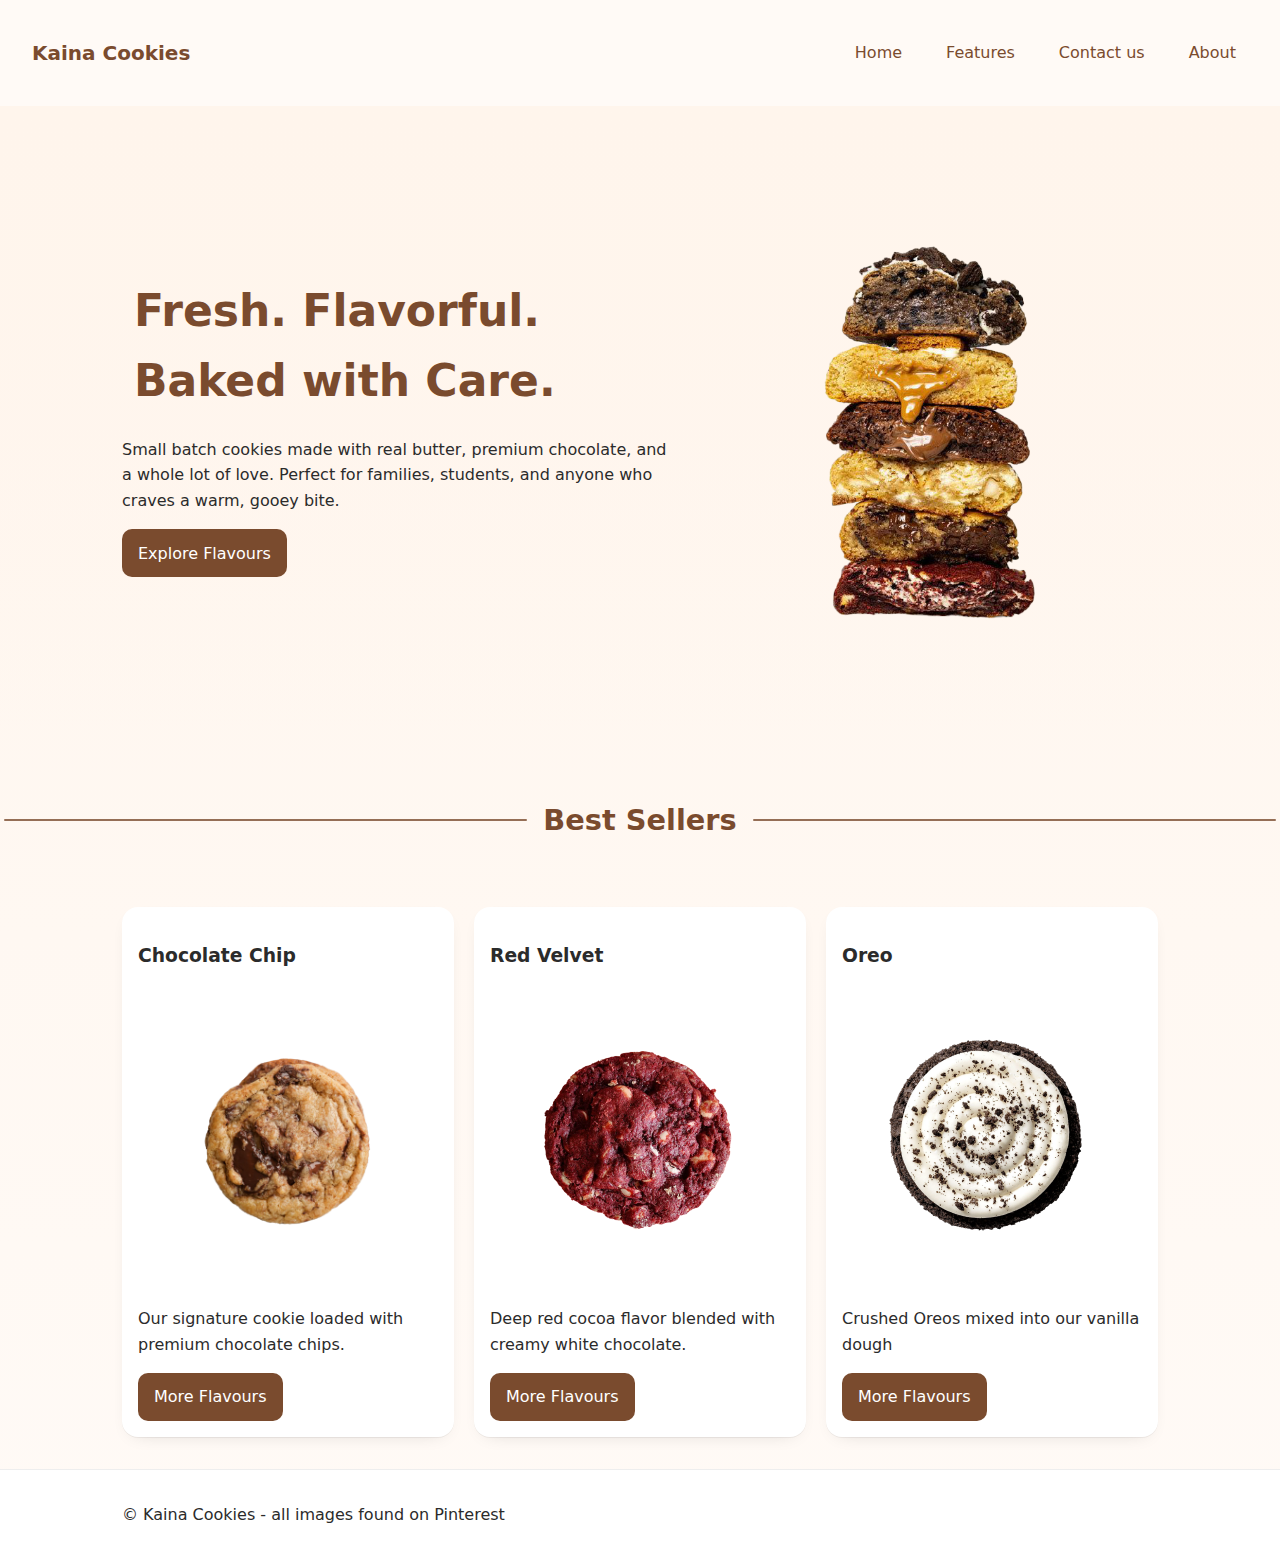
<file: index.html>
<!DOCTYPE html>
<html lang="en">
<head>
  <meta charset="UTF-8" />
  <meta name="viewport" content="width=device-width, initial-scale=1.0" />
  <title>Kaina's Cookies Fresh, Flavorful, Baked with Care</title>
  <link rel="stylesheet" href="styles.css" />
</head>

<body>
  <header class="site-header">
    <a class="brand" href="index.html">Kaina Cookies</a>
    <nav aria-label="Primary">
      <button class="nav-toggle" aria-expanded="false" aria-controls="nav-list">Menu</button>
      <ul id="nav-list" class="nav">
        <li><a href="index.html">Home</a></li>
        <li><a href="features.html">Features</a></li>
        <li><a href="contact.html">Contact us</a></li>
        <li><a href="about.html">About</a></li>
      </ul>
    </nav>
  </header>

  <main>
    <!-- Hero -->
    <section class="hero">
      <div class="container hero-grid">
        <div class="hero-copy">
          <h1>Fresh. Flavorful. Baked with Care.</h1>
          <p>
            Small batch cookies made with real butter, premium chocolate, and a whole lot of love.
            Perfect for families, students, and anyone who craves a warm, gooey bite.
          </p>
          <a class="btn" href="features.html">Explore Flavours</a>
        </div>
        <figure class="hero-media">
          <img src="images/cookies.png" alt="Stack of warm chocolate chip cookies" />
        </figure>
      </div>
    </section>

    <!-- Selling points -->
    <h1 class="section-title">Best Sellers</h1>
    <section class="container grid-3">
      <article class="card">
        <h3>Chocolate Chip</h3>
        <img src="images/ChocolateChip.png" alt="Stack of warm chocolate chip cookies" />
        <p>Our signature cookie loaded with premium chocolate chips.</p>
        <a class="btn" href="features.html">More Flavours</a>
      </article>

      <article class="card">
        <h3>Red Velvet</h3>
        <img src="images/VelvetRed.png" alt="Stack of warm chocolate chip cookies" />
        <p>Deep red cocoa flavor blended with creamy white chocolate.</p>
        <a class="btn" href="features.html">More Flavours</a>
      </article>

      <article class="card">
        <h3>Oreo</h3>
        <img src="images/Oreocookie.png" alt="Stack of warm chocolate chip cookies" />
        <p>Crushed Oreos mixed into our vanilla dough </p>
        <a class="btn" href="features.html">More Flavours</a>
      </article>
    </section>
  </main>

  <footer class="site-footer">
    <div class="container">
      <p>© <span id="year"></span>
         Kaina Cookies - all images found on Pinterest</p>
    </div>
  </footer>
</body>
</html>
</file>
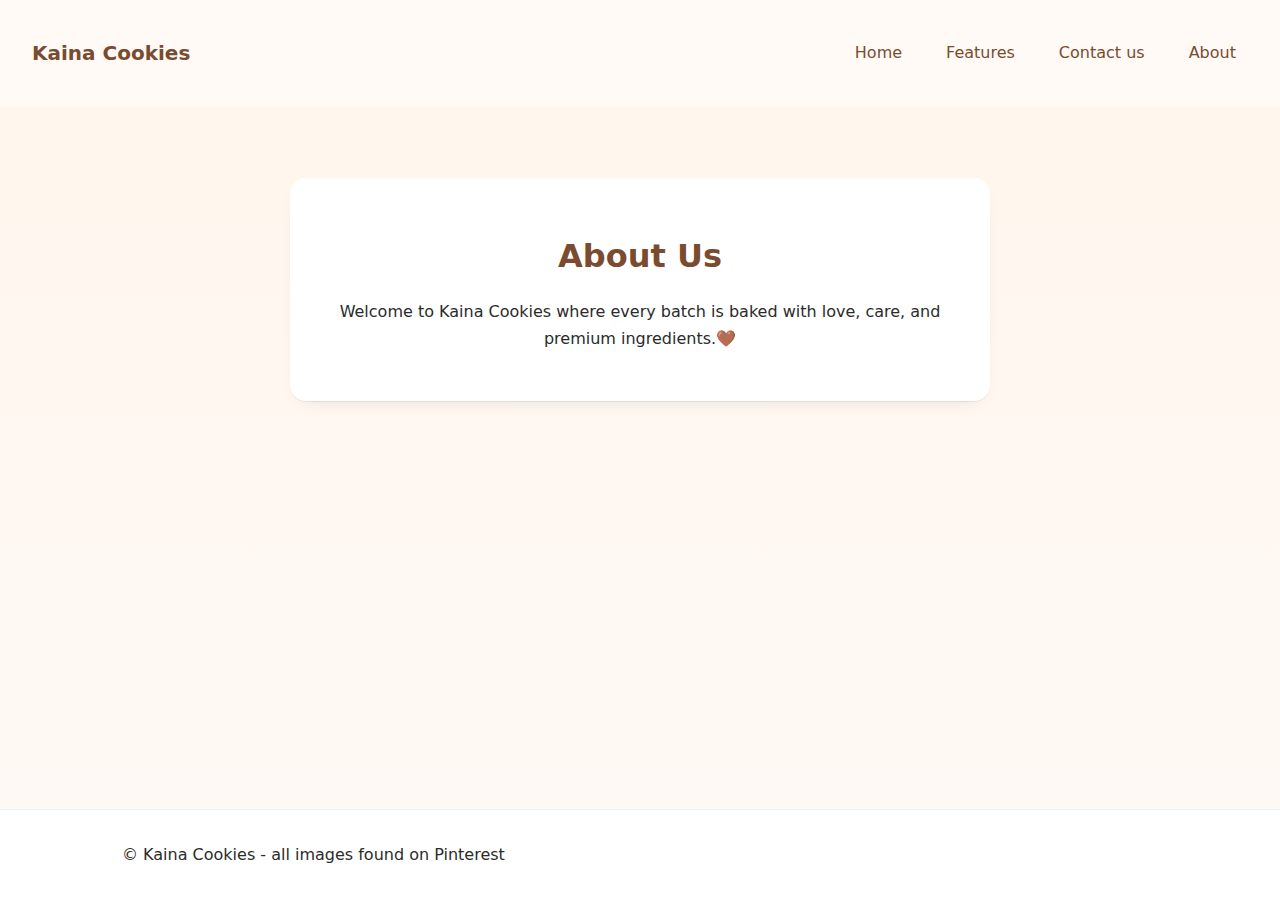
<file: about.html>
<!DOCTYPE html>
<html lang="en">
<head>
  <meta charset="UTF-8" />
  <meta name="viewport" content="width=device-width, initial-scale=1.0" />
  <title>Kaina's Cookies - About</title>
  <link rel="stylesheet" href="styles.css" />
</head>

<body>
  <header class="site-header">
    <a class="brand" href="index.html">Kaina Cookies</a>
    <nav aria-label="Primary">
      <button class="nav-toggle" aria-expanded="false" aria-controls="nav-list">Menu</button>
      <ul id="nav-list" class="nav">
         <li><a href="index.html">Home</a></li>
        <li><a href="features.html">Features</a></li>
        <li><a href="contact.html">Contact us</a></li>
        <li><a href="about.html">About</a></li>
      </ul>
    </nav>
  </header>

  <main>
    <section class="container">
      <div class="card about-card">
        <h1>About Us</h1>
        <p>
          Welcome to Kaina Cookies where every batch is baked with love, care, and premium ingredients.🤎
        </p>
      </div>
    </section>
  </main>


  <footer class="site-footer">
    <div class="container">
      <p>©<span id="year"></span> 
         Kaina Cookies - all images found on Pinterest</p>
    </div>
  </footer>
</body>
</html>
</file>
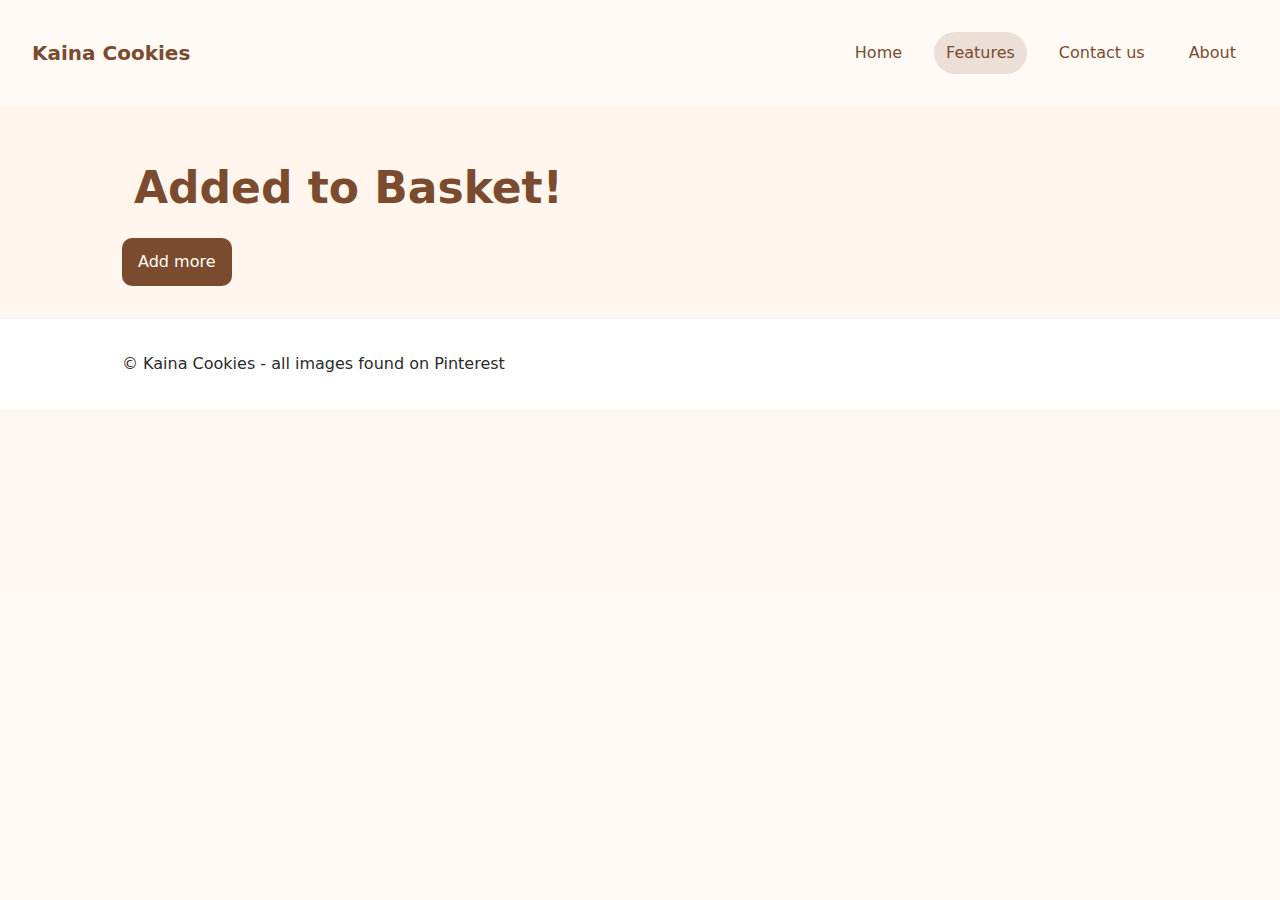
<file: basket.html>
<!DOCTYPE html>
<html lang="en">
<head>
  <meta charset="UTF-8" />
  <meta name="viewport" content="width=device-width, initial-scale=1.0" />
  <title>Kaina's Cookies - Features</title>
  <link rel="stylesheet" href="styles.css" />
</head>

<body>
  <header class="site-header">
    <a class="brand" href="index.html">Kaina Cookies</a>
    <nav aria-label="Primary">
      <button class="nav-toggle" aria-expanded="false" aria-controls="nav-list">Menu</button>
      <ul id="nav-list" class="nav">
        <li><a href="index.html">Home</a></li>
        <li><a class="active" href="features.html">Features</a></li>
        <li><a href="contact.html">Contact us</a></li>
        <li><a href="about.html">About</a></li>
      </ul>
    </nav>
  </header>

  <section class="hero">
      <div class="container hero-grid">
        <div class="hero-copy">
          <h1>Added to Basket!</h1>
          <a class="btn" href="features.html">Add more</a>
        </div>
    
      </div>
    </section>

  
  <footer class="site-footer">
      <div class="container">
        <p>©<span id="year"></span> 
          Kaina Cookies - all images found on Pinterest</p>
      </div>
    </footer>
</body>
</html>
</file>
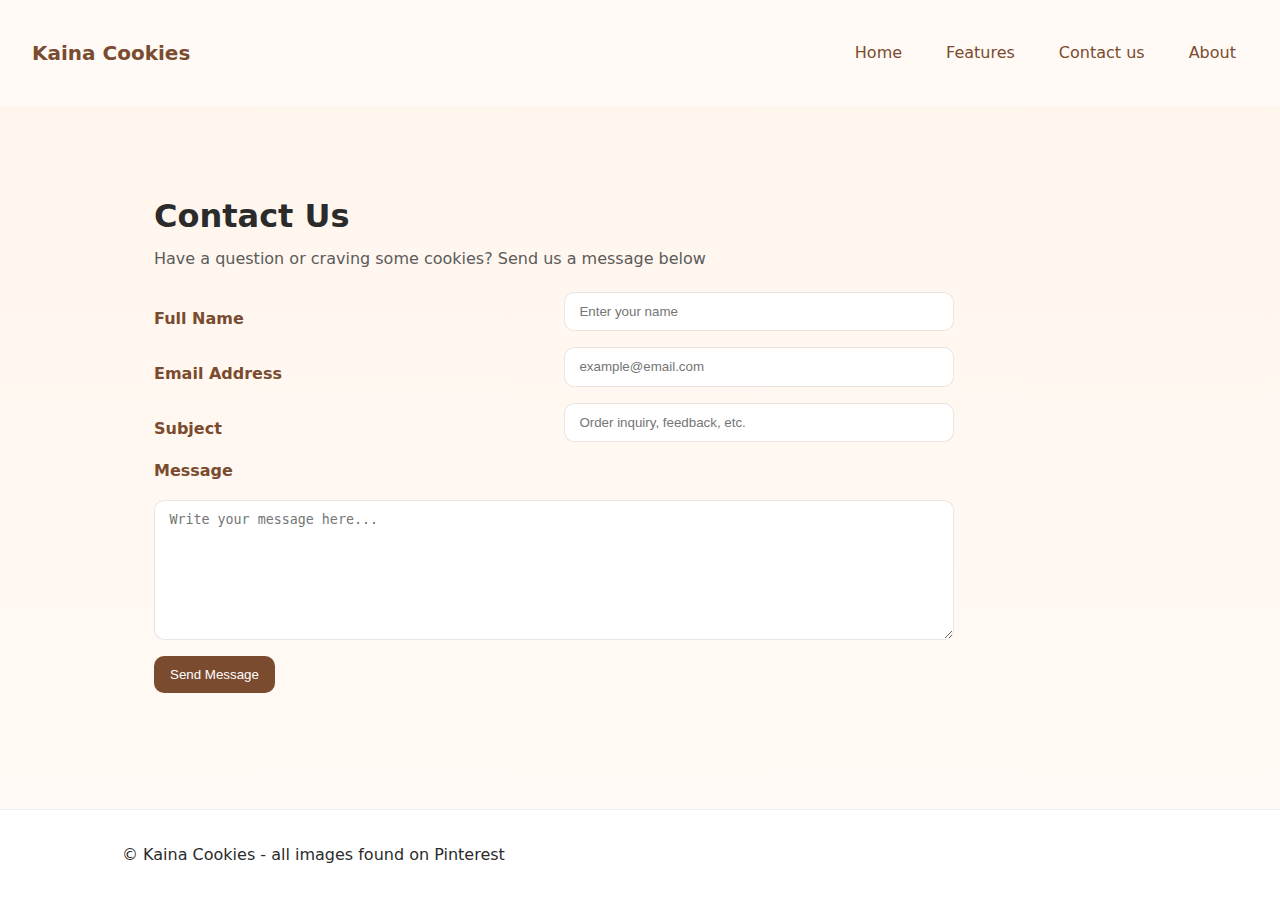
<file: contact.html>
<!DOCTYPE html>
<html lang="en">
<head>
  <meta charset="UTF-8" />
  <meta name="viewport" content="width=device-width, initial-scale=1.0" />
  <title>Kaina's Cookies - Contact Us</title>
  <link rel="stylesheet" href="styles.css" />
</head>

<body>
  <header class="site-header">
    <a class="brand" href="index.html">Kaina Cookies</a>
    <nav aria-label="Primary">
      <button class="nav-toggle" aria-expanded="false" aria-controls="nav-list">Menu</button>
      <ul id="nav-list" class="nav">
        <li><a href="index.html">Home</a></li>
        <li><a href="features.html">Features</a></li>
        <li><a href="contact.html">Contact us</a></li>
        <li><a href="about.html">About</a></li>
      </ul>
    </nav>
  </header>

  <main>
    <section class="container contact">
      <section class="container contact">
      <h1>Contact Us</h1>
      <p>Have a question or craving some cookies? Send us a message below</p>

      <form class="contact-form" action="#" method="post">
        <label for="name">Full Name</label>
        <input type="text" id="name" name="name" placeholder="Enter your name" required />

        <label for="email">Email Address</label>
        <input type="email" id="email" name="email" placeholder="example@email.com" required />

        <label for="subject">Subject</label>
        <input type="text" id="subject" name="subject" placeholder="Order inquiry, feedback, etc." required />

        <label for="message">Message</label>
        <textarea id="message" name="message" rows="5" placeholder="Write your message here..." required></textarea>

        <button type="submit" class="btn">Send Message</button>
      </form>
    </section>
  </main>

  <footer class="site-footer">
    <div class="container">
      <p>©<span id="year"></span> 
         Kaina Cookies - all images found on Pinterest</p>
    </div>
  </footer>
</body>
</html>
</file>
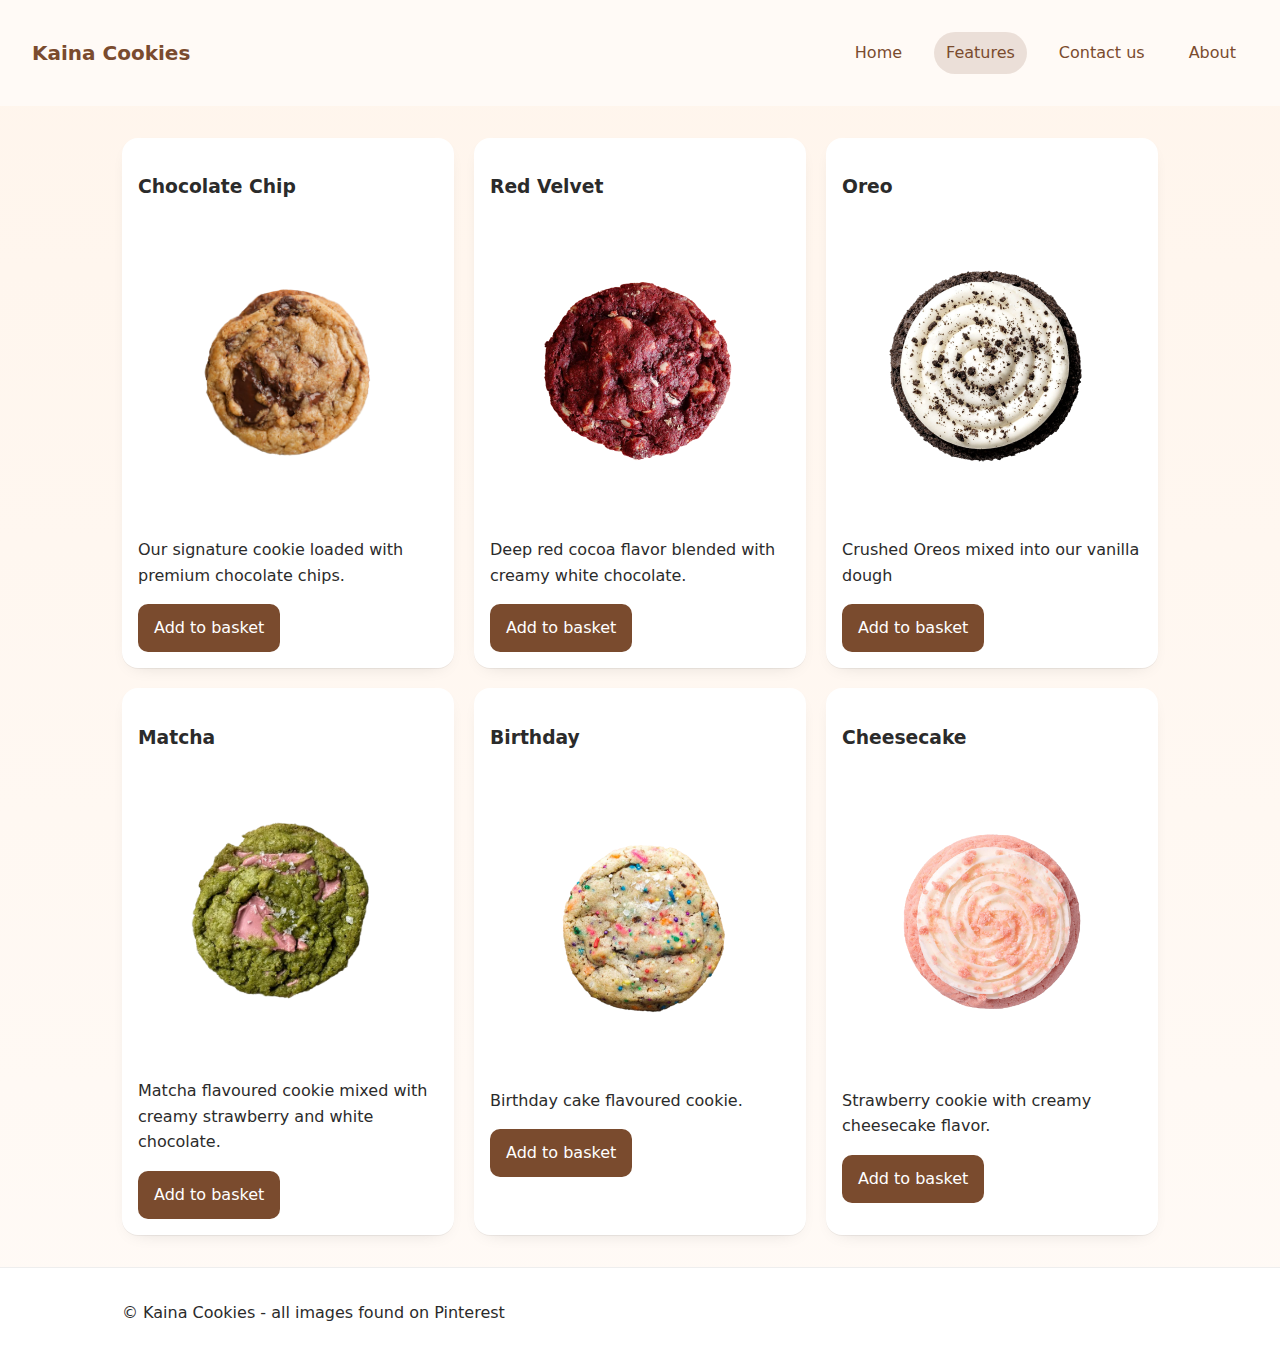
<file: features.html>
<!DOCTYPE html>
<html lang="en">
<head>
  <meta charset="UTF-8" />
  <meta name="viewport" content="width=device-width, initial-scale=1.0" />
  <title>Kaina's Cookies - Features</title>
  <link rel="stylesheet" href="styles.css" />
</head>

<body>
  <header class="site-header">
    <a class="brand" href="index.html">Kaina Cookies</a>
    <nav aria-label="Primary">
      <button class="nav-toggle" aria-expanded="false" aria-controls="nav-list">Menu</button>
      <ul id="nav-list" class="nav">
        <li><a href="index.html">Home</a></li>
        <li><a class="active" href="features.html">Features</a></li>
        <li><a href="contact.html">Contact us</a></li>
        <li><a href="about.html">About</a></li>
      </ul>
    </nav>
  </header>

  <main>
    <section class="container grid-3">
      <article class="card">
        <h3>Chocolate Chip</h3>
        <img src="images/ChocolateChip.png" alt="ChocolateChip" />
        <p>
          Our signature cookie loaded with premium chocolate chips.
        </p>
        <a class="btn" href="basket.html">Add to basket</a>
      </article>

      <article class="card">
        <h3>Red Velvet</h3>
        <img src="images/VelvetRed.png" alt="Red velvet" />
        <p>
          Deep red cocoa flavor blended with creamy white chocolate.
        </p>
        <a class="btn" href="basket.html">Add to basket</a>

      </article>

      <article class="card">
        <h3>Oreo</h3>
        <img src="images/Oreocookie.png" alt="Oreo" />
        <p>
          Crushed Oreos mixed into our vanilla dough
        </p>
        <a class="btn" href="basket.html">Add to basket</a>

      </article>
      <article class="card">
        <h3>Matcha</h3>
        <img src="images/Matcha.png" alt="Matcha" />
        <p>
          Matcha flavoured cookie mixed with creamy strawberry and white chocolate.
        </p>
        <a class="btn" href="basket.html">Add to basket</a>

      </article>

      <article class="card">
        <h3>Birthday</h3>
        <img src="images/birthday.png" alt="Birthday" />
        <p>
          Birthday cake flavoured cookie.
        </p>
        <a class="btn" href="basket.html">Add to basket</a>

      </article>

      <article class="card">
        <h3>Cheesecake</h3>
        <img src="images/Cheesecake.png" alt="cheesecake" />
        <p>
          Strawberry cookie with creamy cheesecake flavor.
        </p>
        <a class="btn" href="basket.html">Add to basket</a>

      </article>
    </section>
  </main>

  <footer class="site-footer">
    <div class="container">
      <p>© <span id="year"></span>         
       Kaina Cookies - all images found on Pinterest</p>

    </div>
  </footer>
</body>
</html>
</file>
<file: styles.css>
:root{
  --bg: #fffaf6;
  --text: #2b2b2b;
  --brand: #7a4b2e;
  --accent: #c38a6a;
  --card: #ffffff;
  --ring: rgba(122,75,46,.15);
}

*{box-sizing:border-box}
html,body{margin:0}
body{
  font:16px/1.6 system-ui, -apple-system, Segoe UI, Roboto, sans-serif;
  color:var(--text);
  background:linear-gradient(180deg,#fff5ec 0%, #fffaf6 100%);
  display:flex;
  flex-direction:column;
  min-height:100vh;
}
main{flex:1}
img{max-width:100%;height:auto;display:block;border-radius:12px}
.container{max-width:1100px;margin-inline:auto;padding:clamp(16px, 4vw, 32px)}


/* HEADER */
.site-header{
  display:flex;
  align-items:center;
  background-color:var(--bg);
  gap:16px;
  width:100%;               
  padding:clamp(16px, 4vw, 32px);
}
.brand{
  font-weight:700;
  color:var(--brand);
  text-decoration:none;
  font-size:1.25rem;
  margin-right:auto;    
}
nav{ margin-left:auto; }     

.nav{
  list-style:none;
  margin:0;
  padding:0;
  display:flex;
  justify-content:flex-end;  
  gap:20px;
}
.nav a{
  display:block;
  padding:.5rem .75rem;
  border-radius:999px;
  text-decoration:none;
  color:var(--brand);
  font-weight:500;
}
.nav a.active, 
.nav a:hover{ background:var(--ring); }

.nav-toggle{ display:none; }



/* HERO */
.hero{
  background:linear-gradient(180deg, #fff5ec, transparent);
}
.hero-grid{
  display:grid;
  grid-template-columns:1.1fr .9fr;
  gap:24px;
  align-items:center;
}
.hero-copy h1{
  font-size:clamp(28px,5vw,44px);
  margin:.25em 0;
  color:var(--brand);
  padding:.25rem .75rem;
  border-radius:8px;
}
.btn{
  background:var(--brand);
  color:white;
  padding:.7rem 1rem;
  border-radius:10px;
  text-decoration:none;
  display:inline-block;
}
.btn:hover{opacity:.92}


/* BEST SELLERS TITLE */
.section-title{
  display:flex;
  align-items:center;
  justify-content:center;
  gap:16px;
  color:var(--brand);
  font-size:1.8rem;
  font-weight:700;
  margin:4rem 0 2rem;
  text-align:center;
}
.section-title::before,
.section-title::after{
  content:"";
  height:2px;
  background:var(--brand);
  opacity:.8;
  flex:1;
  border-radius:2px;
}
.section-title{min-width:max-content;padding:0 .25rem;}


/* CARDS & GRIDS */
.grid-3{
  display:grid;
  grid-template-columns:repeat(3,1fr);
  gap:20px;
}
.card{
  background:var(--card);
  padding:16px;
  border-radius:16px;
  box-shadow:0 1px 0 rgba(0,0,0,.05),0 6px 20px -12px rgba(0,0,0,.2);
}
.price{font-weight:700;color:var(--brand)}
.checklist{padding-left:1.25rem}
.checklist li{margin:.4rem 0}


/* CONTACT FORM */
.contact-form{
  display:grid;
  grid-template-columns:1fr 1fr;
  gap:16px 20px;
  max-width:800px;
}
.contact-form label{
  grid-column:span 1;
  align-self:end;
  font-weight:600;
  color:var(--brand);
}
.contact-form input,
.contact-form textarea{
  grid-column:span 1;
  width:100%;
  padding:.7rem .9rem;
  border:1px solid var(--ring);
  border-radius:10px;
  background:#fff;
  outline:none;
  box-shadow:0 0 0 0 rgba(0,0,0,0);
}
.contact-form input:focus,
.contact-form textarea:focus{
  border-color:var(--accent);
  box-shadow:0 0 0 4px var(--ring);
}
#message{min-height:140px;grid-column:1 / -1;}
.contact-form .btn{
  grid-column:1 / -1;
  justify-self:start;
  border:0;
}
.contact h1{margin-bottom:.25rem;}
.contact p{margin:0 0 1.25rem;color:#5b5b5b;}
@media (max-width:700px){
  .contact-form{grid-template-columns:1fr;}
  .contact-form label,
  .contact-form input{grid-column:1 / -1;}
}


/* ABOUT CARD */
.about-card{
  max-width:700px;
  margin:40px auto;
  text-align:center;
  padding:2rem;
  background:var(--card);
  border-radius:16px;
  box-shadow:0 1px 0 rgba(0,0,0,.05),0 6px 20px -12px rgba(0,0,0,.2);
}
.about-card h1{
  color:var(--brand);
  margin-bottom:.75rem;
}
.about-card p{
  color:var(--text);
  line-height:1.7;
}


/* FOOTER */
.site-footer{
  border-top:1px solid #eee;
  background:#fff;
}
.site-footer p{margin:0;}


/* RESPONSIVE */
@media (max-width:800px){
  .hero-grid{grid-template-columns:1fr;}
  .grid-3{grid-template-columns:1fr;}
  .nav{display:none;}
  .nav.open{display:flex;flex-direction:column;}
  .nav-toggle{
    display:inline-flex;
    align-items:center;
    gap:8px;
    background:#fff;
    border:1px solid #eee;
    border-radius:8px;
    padding:.4rem .6rem;
    color:var(--brand);
  }
}
</file>
